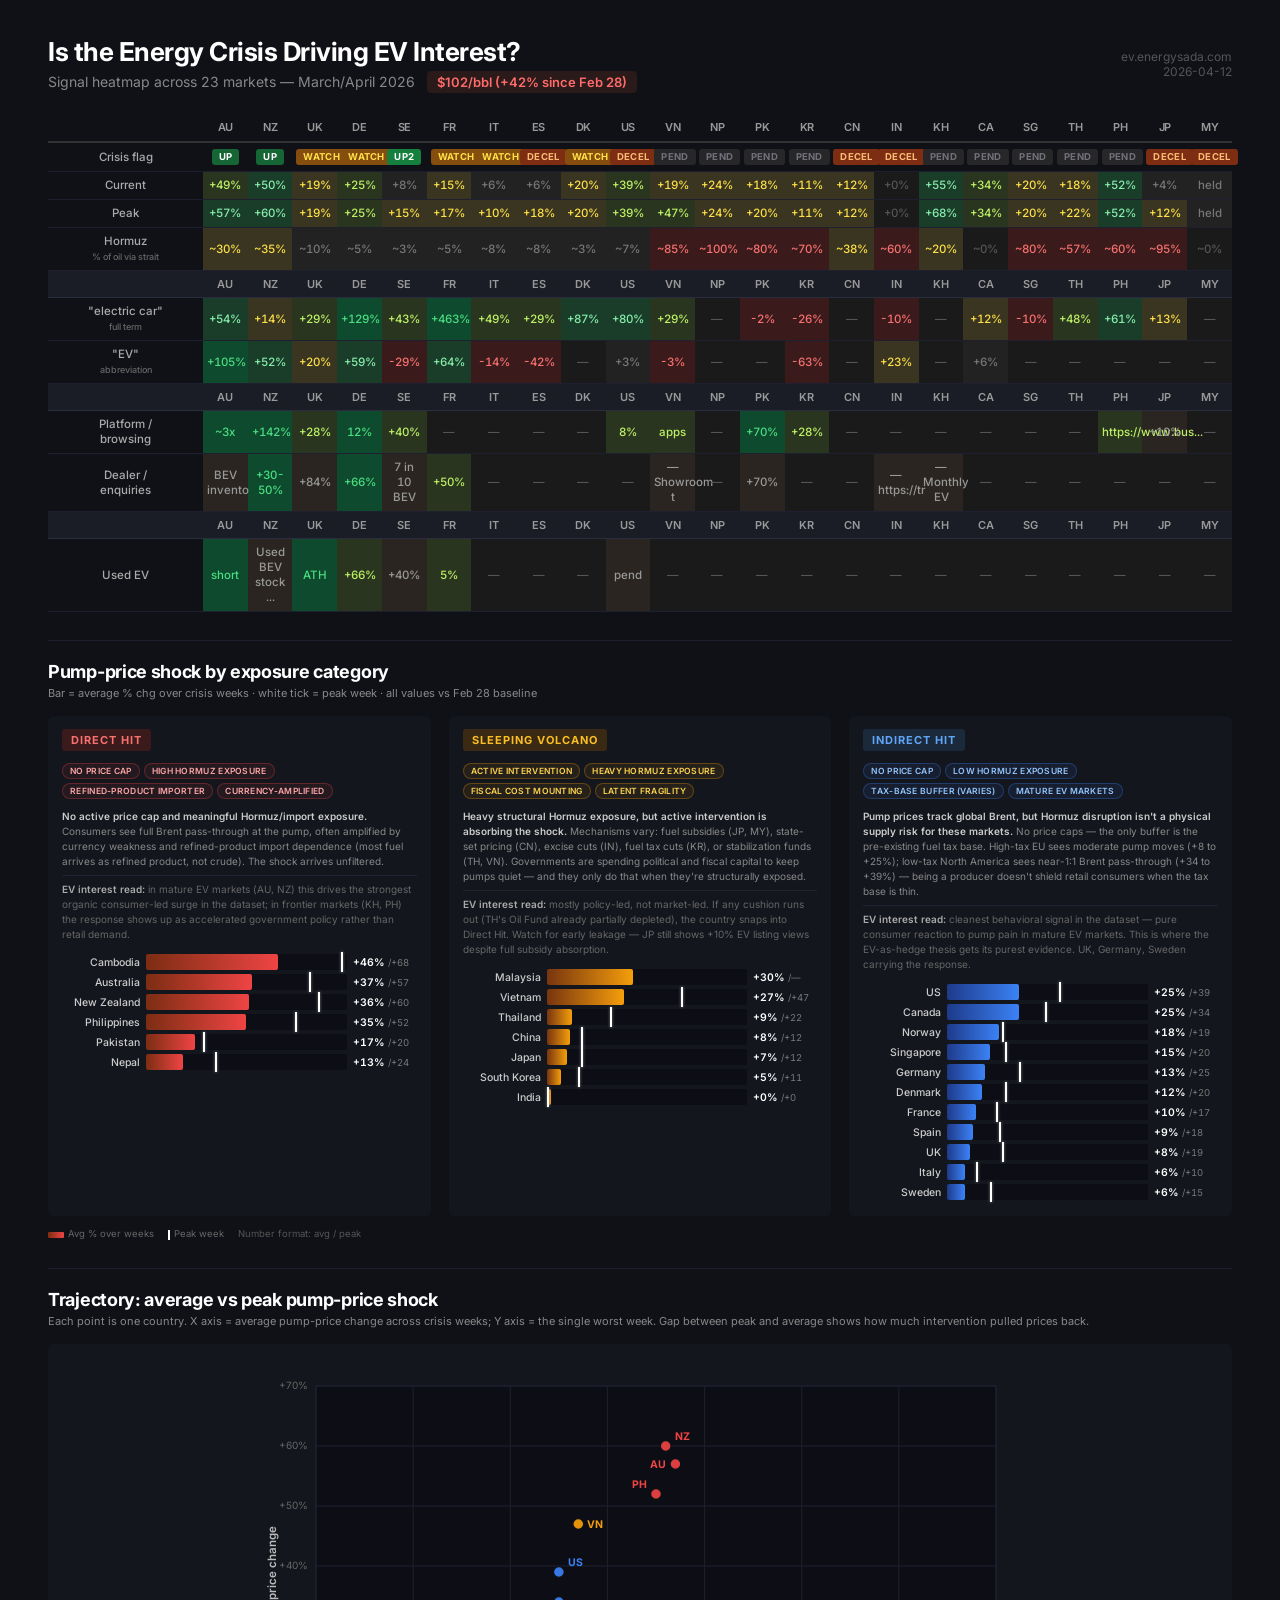
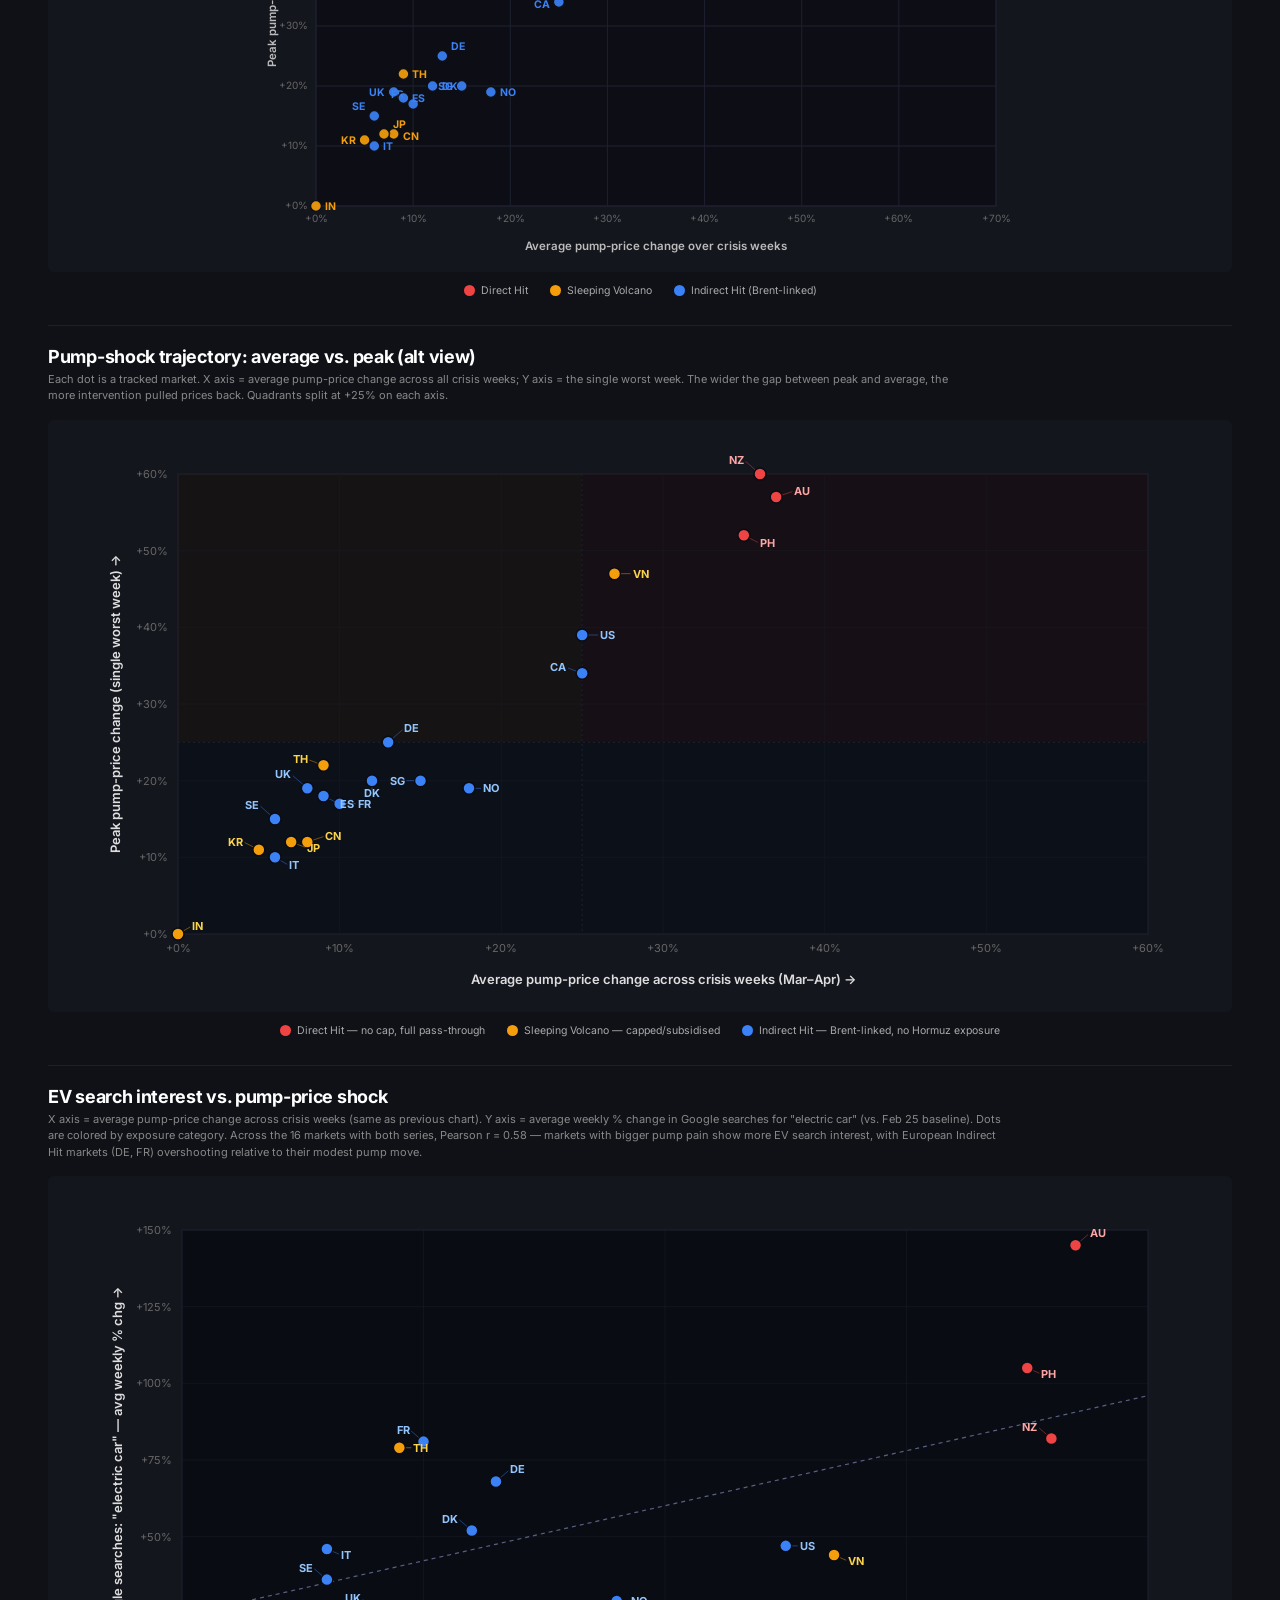
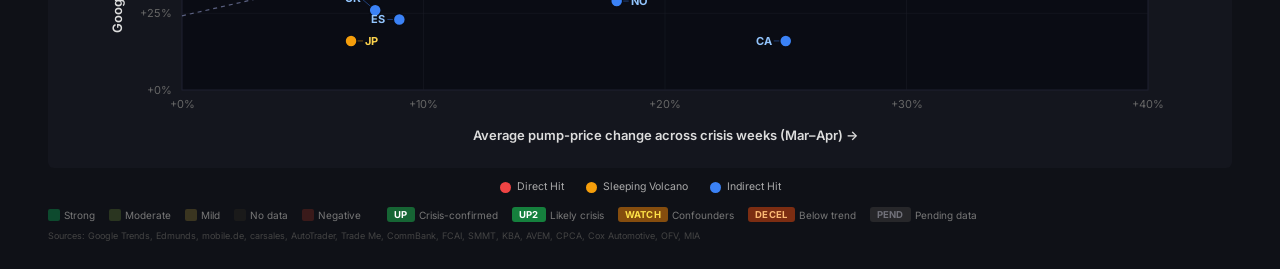
<file: slide.html>
<!DOCTYPE html>
<html lang="en">
<head>
<meta charset="UTF-8">
<meta name="viewport" content="width=1920, initial-scale=1">
<title>EV Interest Heatmap — April 2026</title>
<style>
  @import url('https://fonts.googleapis.com/css2?family=Inter:wght@400;500;600;700&display=swap');
  * { margin: 0; padding: 0; box-sizing: border-box; }
  body {
    font-family: 'Inter', -apple-system, sans-serif;
    background: #0f1117;
    color: #e0e0e0;
    min-height: 100vh;
    padding: 36px 48px 28px;
  }

  /* ── HEADER ── */
  .slide-header { display: flex; justify-content: space-between; align-items: baseline; margin-bottom: 20px; }
  .slide-title { font-size: 26px; font-weight: 700; color: #fff; letter-spacing: -0.5px; }
  .slide-subtitle { font-size: 14px; color: #888; margin-top: 4px; }
  .brent-tag { display: inline-block; background: #2a1a1a; color: #ff6b6b; font-weight: 600; font-size: 13px; padding: 3px 10px; border-radius: 4px; margin-left: 8px; }
  .slide-meta { font-size: 12px; color: #555; text-align: right; }

  /* ── TABLE ── */
  table.heatmap { width: 100%; border-collapse: collapse; font-size: 12px; table-layout: fixed; }
  table.heatmap th { padding: 7px 4px; text-align: center; font-weight: 600; font-size: 11px; color: #999; border-bottom: 2px solid #333; white-space: nowrap; }
  th.metric-col { text-align: left !important; width: 155px; padding-left: 8px !important; }
  th.c-hdr { font-size: 12.5px; color: #fff; letter-spacing: -0.3px; }

  table.heatmap td { padding: 6px 4px; text-align: center; border-bottom: 1px solid #1e2030; font-size: 11.5px; font-weight: 500; vertical-align: middle; line-height: 1.3; font-variant-numeric: tabular-nums; }
  td.ml { text-align: left; font-size: 10.5px; color: #aaa; font-weight: 500; padding-left: 8px; }

  tr.sep td { padding: 5px 0; border-bottom: 2px solid #333; font-size: 9.5px; color: #555; text-transform: uppercase; letter-spacing: 1px; font-weight: 600; }

  tr.cbar td { background: #1a1c26; padding: 6px 4px; border-top: 1px solid #2a2d3d; border-bottom: 1px solid #2a2d3d; }
  tr.cbar td.cbar-cell { color: #999; font-size: 11px; font-weight: 600; text-align: center; }

  /* ── HEAT COLORS ── */
  .h5 { background: #0d4a2e; color: #4ade80; font-weight: 700; }
  .h4 { background: #1a3d2a; color: #86efac; }
  .h3 { background: #2a3520; color: #bef264; }
  .h2 { background: #3a3520; color: #fde047; }
  .h1 { background: #222; color: #777; }
  .h0 { background: #1a1a1a; color: #555; }
  .hn { background: #3a1a1a; color: #f87171; }

  /* signal qualitative */
  .sq { background: #0d4a2e; color: #4ade80; }
  .sm { background: #2a3520; color: #bef264; }
  .sw { background: #2a2520; color: #999; }
  .sn { background: #1a1a1a; color: #555; }

  /* swing badges */
  .sb { display: inline-block; font-size: 9.5px; font-weight: 700; padding: 2px 7px; border-radius: 3px; letter-spacing: 0.3px; }
  .sb-up    { background: #166534; color: #fff; }
  .sb-up2   { background: #15803d; color: #fff; }
  .sb-watch { background: #854d0e; color: #fde047; }
  .sb-decel { background: #7c2d12; color: #fdba74; }
  .sb-na    { background: #27272a; color: #71717a; }

  /* gas shock chart */
  .gs-section { margin-top: 28px; padding-top: 20px; border-top: 1px solid #1e2030; }
  .gs-title { font-size: 18px; font-weight: 700; color: #fff; margin-bottom: 4px; letter-spacing: -0.3px; }
  .gs-sub { font-size: 11px; color: #888; margin-bottom: 16px; }
  .gs-grid { display: grid; grid-template-columns: 1fr 1fr 1fr; gap: 18px; }
  .gs-cat { background: #14161e; border-radius: 6px; padding: 12px 14px; }
  .gs-cat-hdr { font-size: 11px; font-weight: 700; text-transform: uppercase; letter-spacing: 1px; padding: 4px 9px; border-radius: 3px; display: inline-block; margin-bottom: 6px; }
  .gs-cat-direct  { background: #3a1a1a; color: #f87171; }
  .gs-cat-volcano { background: #3a2a14; color: #fbbf24; }
  .gs-cat-brent   { background: #1a2a3a; color: #60a5fa; }
  .gs-cat-desc { font-size: 10px; color: #888; margin-bottom: 12px; line-height: 1.5; }
  .gs-cat-desc b { color: #ccc; font-weight: 600; }
  .gs-cat-desc .gs-signal { display: block; margin-top: 6px; padding-top: 6px; border-top: 1px solid #1f2230; color: #666; }
  .gs-cat-desc .gs-signal b { color: #aaa; }
  .gs-tags { display: flex; flex-wrap: wrap; gap: 4px; margin-top: 6px; margin-bottom: 10px; }
  .gs-tag { font-size: 8.5px; padding: 2px 7px; border-radius: 10px; font-weight: 600; letter-spacing: 0.3px; text-transform: uppercase; border: 1px solid; }
  .gs-tag-direct  { background: rgba(239,68,68,0.08);  border-color: rgba(239,68,68,0.3);  color: #fca5a5; }
  .gs-tag-volcano { background: rgba(245,158,11,0.08); border-color: rgba(245,158,11,0.3); color: #fcd34d; }
  .gs-tag-brent   { background: rgba(59,130,246,0.08); border-color: rgba(59,130,246,0.3); color: #93c5fd; }

  /* pump scatter v2 (alt) */
  .ps-section { margin-top: 28px; padding-top: 20px; border-top: 1px solid #1e2030; }
  .ps-title { font-size: 18px; font-weight: 700; color: #fff; margin-bottom: 4px; letter-spacing: -0.3px; }
  .ps-sub { font-size: 11px; color: #888; margin-bottom: 16px; line-height: 1.5; max-width: 920px; }
  .ps-chart { background: #14161e; border-radius: 6px; padding: 18px 14px 14px; }
  .ps-legend-row { display: flex; gap: 22px; margin-top: 12px; font-size: 10.5px; color: #aaa; justify-content: center; flex-wrap: wrap; }
  .ps-legend-row .ps-ld { display: inline-block; width: 11px; height: 11px; border-radius: 50%; vertical-align: middle; margin-right: 6px; }

  /* GT vs gas scatter */
  .gt-section { margin-top: 28px; padding-top: 20px; border-top: 1px solid #1e2030; }
  .gt-title { font-size: 18px; font-weight: 700; color: #fff; margin-bottom: 4px; letter-spacing: -0.3px; }
  .gt-sub { font-size: 11px; color: #888; margin-bottom: 16px; line-height: 1.5; max-width: 960px; }
  .gt-chart { background: #14161e; border-radius: 6px; padding: 18px 14px 14px; }
  .gt-legend-row { display: flex; gap: 22px; margin-top: 12px; font-size: 10.5px; color: #aaa; justify-content: center; flex-wrap: wrap; }
  .gt-legend-row .gt-ld { display: inline-block; width: 11px; height: 11px; border-radius: 50%; vertical-align: middle; margin-right: 6px; }
  .gs-row { display: grid; grid-template-columns: 78px 1fr 64px; align-items: center; gap: 6px; margin-bottom: 4px; font-size: 10.5px; }
  .gs-country { color: #ccc; text-align: right; font-weight: 500; }
  .gs-bar-track { position: relative; height: 16px; background: #0d0e15; border-radius: 2px; overflow: visible; }
  .gs-bar-avg { position: absolute; top: 0; left: 0; height: 100%; border-radius: 2px; min-width: 2px; }
  .gs-bar-direct  { background: linear-gradient(90deg, #7c2d12, #ef4444); }
  .gs-bar-volcano { background: linear-gradient(90deg, #78350f, #f59e0b); }
  .gs-bar-brent   { background: linear-gradient(90deg, #1e3a8a, #3b82f6); }
  .gs-bar-peak-tick { position: absolute; top: -2px; bottom: -2px; width: 2px; background: #fff; box-shadow: 0 0 3px rgba(255,255,255,0.5); }
  .gs-num { color: #fff; font-weight: 600; font-variant-numeric: tabular-nums; text-align: left; font-size: 10.5px; }
  .gs-num-peak { color: #777; font-weight: 400; font-size: 9.5px; margin-left: 3px; }
  .gs-legend { font-size: 9.5px; color: #666; margin-top: 12px; display: flex; gap: 14px; align-items: center; }
  .gs-legend-bar { display: inline-block; width: 16px; height: 6px; background: linear-gradient(90deg,#7c2d12,#ef4444); border-radius: 1px; vertical-align: middle; margin-right: 4px; }
  .gs-legend-tick { display: inline-block; width: 2px; height: 10px; background: #fff; vertical-align: middle; margin-right: 4px; }

  /* footer */
  .slide-footer { margin-top: 14px; display: flex; justify-content: space-between; align-items: center; flex-wrap: wrap; gap: 8px; }
  .legend { display: flex; gap: 14px; font-size: 10px; color: #777; align-items: center; flex-wrap: wrap; }
  .legend-item { display: flex; align-items: center; gap: 4px; }
  .lsw { width: 12px; height: 12px; border-radius: 2px; display: inline-block; }
  .slide-source { font-size: 9px; color: #444; }
</style>
</head>
<body>

<div class="slide-header">
  <div>
    <div class="slide-title" id="title">Is the Energy Crisis Driving EV Interest?</div>
    <div class="slide-subtitle" id="subtitle"></div>
  </div>
  <div class="slide-meta" id="meta"></div>
</div>

<div id="grid"></div>

<div id="gas-shock"></div>

<div id="scatter"></div>

<div id="pump-scatter"></div>

<div id="gt-scatter"></div>

<div class="slide-footer">
  <div class="legend">
    <div class="legend-item"><span class="lsw" style="background:#0d4a2e"></span>Strong</div>
    <div class="legend-item"><span class="lsw" style="background:#2a3520"></span>Moderate</div>
    <div class="legend-item"><span class="lsw" style="background:#3a3520"></span>Mild</div>
    <div class="legend-item"><span class="lsw" style="background:#1a1a1a"></span>No data</div>
    <div class="legend-item"><span class="lsw" style="background:#3a1a1a"></span>Negative</div>
    <div class="legend-item" style="margin-left:12px"><span class="sb sb-up">UP</span> Crisis-confirmed</div>
    <div class="legend-item"><span class="sb sb-up2">UP2</span> Likely crisis</div>
    <div class="legend-item"><span class="sb sb-watch">WATCH</span> Confounders</div>
    <div class="legend-item"><span class="sb sb-decel">DECEL</span> Below trend</div>
    <div class="legend-item"><span class="sb sb-na">PEND</span> Pending data</div>
  </div>
  <div class="slide-source" id="sources"></div>
</div>

<script>
// Country order matches the indicators table
const SLIDE_COUNTRIES = [
  'Australia','New Zealand','UK','Germany','Sweden','France',
  'Italy','Spain','Denmark',
  'US','Vietnam','Nepal','Pakistan',
  'South Korea','China','India','Cambodia','Canada',
  'Singapore','Thailand','Philippines','Japan','Malaysia'
];

const SHORT = {
  'Australia':'AU','New Zealand':'NZ','UK':'UK','Germany':'DE','Sweden':'SE',
  'France':'FR','Italy':'IT','Spain':'ES','Denmark':'DK','Norway':'NO',
  'US':'US','Vietnam':'VN','Nepal':'NP','Pakistan':'PK',
  'South Korea':'KR','China':'CN','India':'IN','Cambodia':'KH','Canada':'CA',
  'Singapore':'SG','Thailand':'TH','Philippines':'PH','Japan':'JP','Malaysia':'MY'
};

async function init() {
  const [tracker, sales, meta] = await Promise.all([
    fetch('data/tracker.json').then(r => r.json()),
    fetch('data/sales.json').then(r => r.json()),
    fetch('data/meta.json').then(r => r.json()),
  ]);

  // Header
  document.getElementById('subtitle').innerHTML =
    `Signal heatmap across ${SLIDE_COUNTRIES.length} markets — March/April 2026 ` +
    `<span class="brent-tag">${meta.brent} (${meta.brent_change})</span>`;
  document.getElementById('meta').innerHTML = `ev.energysada.com<br>${meta.date}`;

  // Index tracker data by country
  const weekly = tracker.sections[0]; // WEEKLY VARIABLES
  const metrics = {};
  weekly.metrics.forEach(m => {
    metrics[m.label] = {};
    m.values.forEach(v => { metrics[m.label][v.country] = v.value; });
  });

  // Sales lookup
  const salesByMarket = {};
  sales.forEach(s => { salesByMarket[s.market] = s; });

  // Parse gas price current %
  function parseGasCurrent(v) {
    if (!v) return null;
    const m = v.match(/-->\s*\+?(-?\d+)%/);
    return m ? parseInt(m[1]) : null;
  }
  function parseGasPeak(v) {
    if (!v) return null;
    const m = v.match(/Peak\s*\+?(-?\d+)%/);
    return m ? parseInt(m[1]) : null;
  }
  function parseGasAvg(v) {
    if (!v) return null;
    const before = v.split('-->')[0];
    const nums = before.match(/[+-]?\d+(?=%)/g);
    if (!nums || nums.length === 0) return null;
    const ints = nums.map(n => parseInt(n));
    return Math.round(ints.reduce((a,b) => a+b, 0) / ints.length);
  }

  // Parse GT current %
  function parseGTCurrent(v) {
    if (!v) return null;
    const m = v.match(/-->\s*\+?(-?\d+)%/);
    return m ? parseInt(m[1]) : null;
  }
  function parseGTPeak(v) {
    if (!v) return null;
    const weeks = v.split('-->')[0].trim().split(/\s+/);
    let max = -Infinity;
    weeks.forEach(w => {
      const n = parseInt(w.replace('%','').replace('+',''));
      if (!isNaN(n) && n > max) max = n;
    });
    return max > -Infinity ? max : null;
  }

  // Heat class for a percentage
  function heatPct(p) {
    if (p === null || p === undefined) return 'h0';
    if (p < 0) return 'hn';
    if (p >= 100) return 'h5';
    if (p >= 50) return 'h4';
    if (p >= 25) return 'h3';
    if (p >= 10) return 'h2';
    if (p >= 1) return 'h1';
    return 'h0';
  }

  function fmtPct(p) {
    if (p === null || p === undefined) return '—';
    return (p >= 0 ? '+' : '') + p + '%';
  }

  // Find sales entry for a country
  function findSales(country) {
    // Try exact match first, then partial
    for (const s of sales) {
      if (s.market === country) return s;
      if (s.market.startsWith(country)) return s;
    }
    return null;
  }

  // Swing badge
  function swingBadge(sw) {
    if (!sw) return '<span class="sb sb-na">PEND</span>';
    const map = { up:'sb-up', up2:'sb-up2', watch:'sb-watch', decel:'sb-decel', down:'sb-decel' };
    const label = { up:'UP', up2:'UP2', watch:'WATCH', decel:'DECEL', down:'DOWN' };
    return `<span class="sb ${map[sw]||'sb-na'}">${label[sw]||sw.toUpperCase()}</span>`;
  }

  // Browsing signal shorthand
  function browsingSig(v) {
    if (!v || v === '—') return { cls:'sn', txt:'—' };
    const lower = v.toLowerCase();
    if (lower.includes('3x') || lower.includes('+142') || lower.includes('+24pp') || lower.includes('+70%') || lower.includes('+94'))
      return { cls:'sq', txt: extractShort(v) };
    if (lower.includes('+36') || lower.includes('+28') || lower.includes('+2.1pp') || lower.includes('apps') || lower.includes('+40'))
      return { cls:'sm', txt: extractShort(v) };
    if (lower.includes('+10') || lower.includes('+15'))
      return { cls:'sw', txt: extractShort(v) };
    if (v.length > 2) return { cls:'sm', txt: extractShort(v) };
    return { cls:'sn', txt:'—' };
  }

  function extractShort(v) {
    // Try to extract the key number/metric
    let m;
    m = v.match(/([~+]?\d+[xX%])/);
    if (m) return m[1];
    m = v.match(/(\+[\d.]+pp)/);
    if (m) return m[1];
    if (v.toLowerCase().includes('sensor tower')) return 'apps';
    if (v.length > 20) return v.substring(0, 15) + '...';
    return v;
  }

  // Dealer signal shorthand
  function dealerSig(country, metrics) {
    const dealer = metrics['Dealer enquiries / leads'] || {};
    const showroom = metrics['Showroom demand'] || {};
    const d = dealer[country] || '';
    const s = showroom[country] || '';
    const combined = d + ' ' + s;
    if (!combined.trim() || combined.trim() === '—') return { cls:'sn', txt:'—' };
    if (combined.includes('+66%') || combined.includes('overwhelm') || combined.includes('lots') || combined.includes('+30-50') || combined.includes('+50-60') || combined.includes('cleared'))
      return { cls:'sq', txt: extractDealerShort(combined) };
    if (combined.includes('+28') || combined.includes('+50%') || combined.includes('+85') || combined.includes('+36'))
      return { cls:'sm', txt: extractDealerShort(combined) };
    if (combined.length > 3) return { cls:'sw', txt: extractDealerShort(combined) };
    return { cls:'sn', txt:'—' };
  }

  function extractDealerShort(v) {
    if (v.includes('overwhelm')) return 'surge';
    if (v.includes('lots') && v.includes('clear')) return 'lots clr';
    let m = v.match(/([+]\d+[-]?\d*%)/);
    if (m) return m[1];
    m = v.match(/([+]\d+)/);
    if (m) return m[1] + '%';
    return v.substring(0,12);
  }

  // Used EV signal
  function usedSig(country) {
    const used = metrics['Used EV demand'] || {};
    const v = used[country] || '';
    if (!v || v === '—') return { cls:'sn', txt:'—' };
    const lower = v.toLowerCase();
    if (lower.includes('shortage') || lower.includes('empty') || lower.includes('ath') || lower.includes('surging'))
      return { cls:'sq', txt: lower.includes('ath') ? 'ATH' : lower.includes('shortage') ? 'short' : 'surge' };
    if (lower.includes('+66') || lower.includes('2x') || lower.includes('+12') || lower.includes('aramis'))
      return { cls:'sm', txt: extractShort(v) };
    if (lower.includes('pending') || lower.includes('cox')) return { cls:'sw', txt:'pend' };
    if (v.length > 3) return { cls:'sw', txt: extractShort(v) };
    return { cls:'sn', txt:'—' };
  }

  // Build table
  const cols = SLIDE_COUNTRIES;
  const countryBar = () => {
    let r = '<tr class="cbar"><td></td>';
    cols.forEach(c => { r += `<td class="cbar-cell">${SHORT[c]||c}</td>`; });
    return r + '</tr>';
  };

  let html = '<table class="heatmap"><thead><tr><th class="metric-col"></th>';
  cols.forEach(c => { html += `<th class="c-hdr">${SHORT[c]||c}</th>`; });
  html += '</tr></thead><tbody>';

  // Row: Swing flag
  html += '<tr><td class="ml">Crisis flag</td>';
  cols.forEach(c => {
    const s = findSales(c);
    html += `<td>${swingBadge(s ? s.swing : null)}</td>`;
  });
  html += '</tr>';

  const gasLabel = Object.keys(metrics).find(k => k.includes('Fuel price'));
  const gasData = metrics[gasLabel] || {};

  // Gas current
  html += '<tr><td class="ml">Current</td>';
  cols.forEach(c => {
    const v = gasData[c];
    const p = parseGasCurrent(v);
    if (v && v.includes('BUDI')) {
      html += `<td class="h1">held</td>`;
    } else {
      html += `<td class="${heatPct(p)}">${fmtPct(p)}</td>`;
    }
  });
  html += '</tr>';

  // Gas peak
  html += '<tr><td class="ml">Peak</td>';
  cols.forEach(c => {
    const v = gasData[c];
    const p = parseGasPeak(v);
    if (v && v.includes('BUDI')) {
      html += `<td class="h1">held</td>`;
    } else {
      html += `<td class="${heatPct(p)}">${fmtPct(p)}</td>`;
    }
  });
  html += '</tr>';

  // Hormuz exposure (% of oil supply via Strait of Hormuz)
  const HORMUZ_PCT = {
    'Australia': 30, 'New Zealand': 35, 'UK': 10, 'Germany': 5, 'Sweden': 3,
    'France': 5, 'Italy': 8, 'Spain': 8, 'Denmark': 3,
    'US': 7, 'Vietnam': 85, 'Nepal': 100, 'Pakistan': 80,
    'South Korea': 70, 'China': 38, 'India': 60, 'Cambodia': 20, 'Canada': 0,
    'Singapore': 80, 'Thailand': 57, 'Philippines': 60, 'Japan': 95, 'Malaysia': 0
  };
  const hormuzClass = p => {
    if (p === 0) return 'h0';
    if (p <= 15) return 'h1';
    if (p <= 40) return 'h2';
    return 'hn';
  };
  html += '<tr><td class="ml">Hormuz<br><span style="color:#666;font-size:9px">% of oil via strait</span></td>';
  cols.forEach(c => {
    const p = HORMUZ_PCT[c];
    if (p === undefined) { html += '<td class="h0">—</td>'; }
    else { html += `<td class="${hormuzClass(p)}">~${p}%</td>`; }
  });
  html += '</tr>';

  // Grey bar after fuel price trajectory + Hormuz
  html += countryBar();

  const gt1Label = Object.keys(metrics).find(k => k.includes('"electric car"'));
  const gt2Label = Object.keys(metrics).find(k => k.includes('"EV"'));
  const gt1 = metrics[gt1Label] || {};
  const gt2 = metrics[gt2Label] || {};

  // GT "electric car"
  html += '<tr><td class="ml">"electric car"<br><span style="color:#666;font-size:9px">full term</span></td>';
  cols.forEach(c => {
    const p = parseGTCurrent(gt1[c]);
    html += `<td class="${heatPct(p)}">${fmtPct(p)}</td>`;
  });
  html += '</tr>';

  // GT "EV"
  html += '<tr><td class="ml">"EV"<br><span style="color:#666;font-size:9px">abbreviation</span></td>';
  cols.forEach(c => {
    const p = parseGTCurrent(gt2[c]);
    html += `<td class="${heatPct(p)}">${fmtPct(p)}</td>`;
  });
  html += '</tr>';

  // Grey bar after google trends
  html += countryBar();

  const browseLabel = Object.keys(metrics).find(k => k.includes('Browsing'));
  const browseData = metrics[browseLabel] || {};

  // Browsing
  html += '<tr><td class="ml">Platform /<br>browsing</td>';
  cols.forEach(c => {
    const sig = browsingSig(browseData[c]);
    html += `<td class="${sig.cls}">${sig.txt}</td>`;
  });
  html += '</tr>';

  // Dealer
  html += '<tr><td class="ml">Dealer /<br>enquiries</td>';
  cols.forEach(c => {
    const sig = dealerSig(c, metrics);
    html += `<td class="${sig.cls}">${sig.txt}</td>`;
  });
  html += '</tr>';

  // Grey bar before Used EV
  html += countryBar();

  // Used EV
  html += '<tr><td class="ml">Used EV</td>';
  cols.forEach(c => {
    const sig = usedSig(c);
    html += `<td class="${sig.cls}">${sig.txt}</td>`;
  });
  html += '</tr>';

  html += '</tbody></table>';
  document.getElementById('grid').innerHTML = html;
  document.getElementById('sources').textContent = 'Sources: Google Trends, Edmunds, mobile.de, carsales, AutoTrader, Trade Me, CommBank, FCAI, SMMT, KBA, AVEM, CPCA, Cox Automotive, OFV, MIA';

  // ── GAS SHOCK BY CATEGORY ──
  const GAS_LABEL = 'Fuel price trajectory (% chg vs Feb 28, weekly)';
  const CATS = [
    {
      name: 'Direct Hit',
      cls: 'direct',
      tags: ['No price cap', 'High Hormuz exposure', 'Refined-product importer', 'Currency-amplified'],
      desc: '<b>No active price cap and meaningful Hormuz/import exposure.</b> Consumers see full Brent pass-through at the pump, often amplified by currency weakness and refined-product import dependence (most fuel arrives as refined product, not crude). The shock arrives unfiltered.<span class="gs-signal"><b>EV interest read:</b> in mature EV markets (AU, NZ) this drives the strongest organic consumer-led surge in the dataset; in frontier markets (KH, PH) the response shows up as accelerated government policy rather than retail demand.</span>',
      countries: ['Cambodia','Philippines','New Zealand','Australia','Nepal','Pakistan']
    },
    {
      name: 'Sleeping Volcano',
      cls: 'volcano',
      tags: ['Active intervention', 'Heavy Hormuz exposure', 'Fiscal cost mounting', 'Latent fragility'],
      desc: '<b>Heavy structural Hormuz exposure, but active intervention is absorbing the shock.</b> Mechanisms vary: fuel subsidies (JP, MY), state-set pricing (CN), excise cuts (IN), fuel tax cuts (KR), or stabilization funds (TH, VN). Governments are spending political and fiscal capital to keep pumps quiet — and they only do that when they\'re structurally exposed.<span class="gs-signal"><b>EV interest read:</b> mostly policy-led, not market-led. If any cushion runs out (TH\'s Oil Fund already partially depleted), the country snaps into Direct Hit. Watch for early leakage — JP still shows +10% EV listing views despite full subsidy absorption.</span>',
      countries: ['India','China','Japan','Malaysia','South Korea','Thailand','Vietnam']
    },
    {
      name: 'Indirect Hit',
      cls: 'brent',
      tags: ['No price cap', 'Low Hormuz exposure', 'Tax-base buffer (varies)', 'Mature EV markets'],
      desc: '<b>Pump prices track global Brent, but Hormuz disruption isn\'t a physical supply risk for these markets.</b> No price caps — the only buffer is the pre-existing fuel tax base. High-tax EU sees moderate pump moves (+8 to +25%); low-tax North America sees near-1:1 Brent pass-through (+34 to +39%) — being a producer doesn\'t shield retail consumers when the tax base is thin.<span class="gs-signal"><b>EV interest read:</b> cleanest behavioral signal in the dataset — pure consumer reaction to pump pain in mature EV markets. This is where the EV-as-hedge thesis gets its purest evidence. UK, Germany, Sweden carrying the response.</span>',
      countries: ['US','Canada','Germany','Singapore','UK','Denmark','France','Italy','Spain','Sweden','Norway']
    }
  ];

  // Compute per-country avg/peak and global max for scale
  let maxScale = 0;
  CATS.forEach(cat => {
    cat.rows = cat.countries.map(c => {
      const v = metrics[GAS_LABEL]?.[c];
      const avg = parseGasAvg(v);
      const peak = parseGasPeak(v);
      if (peak !== null && peak > maxScale) maxScale = peak;
      if (avg !== null && avg > maxScale) maxScale = avg;
      return { country: c, avg, peak };
    }).sort((a,b) => (b.avg ?? -999) - (a.avg ?? -999));
  });
  maxScale = Math.max(maxScale, 70);

  let gh = '<div class="gs-section">';
  gh += '<div class="gs-title">Pump-price shock by exposure category</div>';
  gh += '<div class="gs-sub">Bar = average % chg over crisis weeks · white tick = peak week · all values vs Feb 28 baseline</div>';
  gh += '<div class="gs-grid">';

  CATS.forEach(cat => {
    gh += '<div class="gs-cat">';
    gh += `<div class="gs-cat-hdr gs-cat-${cat.cls}">${cat.name}</div>`;
    gh += '<div class="gs-tags">' + cat.tags.map(t => `<span class="gs-tag gs-tag-${cat.cls}">${t}</span>`).join('') + '</div>';
    gh += `<div class="gs-cat-desc">${cat.desc}</div>`;
    cat.rows.forEach(r => {
      const avgW = r.avg !== null ? Math.max(2, (r.avg / maxScale) * 100) : 0;
      const peakL = r.peak !== null ? (r.peak / maxScale) * 100 : null;
      gh += `<div class="gs-row">
        <div class="gs-country">${r.country}</div>
        <div class="gs-bar-track">
          ${r.avg !== null ? `<div class="gs-bar-avg gs-bar-${cat.cls}" style="width:${avgW}%"></div>` : ''}
          ${peakL !== null ? `<div class="gs-bar-peak-tick" style="left:${peakL}%"></div>` : ''}
        </div>
        <div class="gs-num">${r.avg !== null ? (r.avg >= 0 ? '+' : '') + r.avg + '%' : '—'}<span class="gs-num-peak">/${r.peak !== null ? '+' + r.peak : '—'}</span></div>
      </div>`;
    });
    gh += '</div>';
  });

  gh += '</div>';
  gh += '<div class="gs-legend"><span><span class="gs-legend-bar"></span>Avg % over weeks</span><span><span class="gs-legend-tick"></span>Peak week</span><span style="color:#555">Number format: avg / peak</span></div>';
  gh += '</div>';

  document.getElementById('gas-shock').innerHTML = gh;

  // ── SCATTER: AVG vs PEAK ──
  const scatterColors = { direct: '#ef4444', volcano: '#f59e0b', brent: '#3b82f6' };
  const SCATTER_EXCLUDE = new Set(['Nepal', 'Cambodia', 'Pakistan']);
  const scatterPoints = [];
  CATS.forEach(cat => {
    cat.countries.forEach(c => {
      if (SCATTER_EXCLUDE.has(c)) return;
      const v = metrics[GAS_LABEL]?.[c];
      const avg = parseGasAvg(v);
      const peak = parseGasPeak(v);
      if (avg !== null && peak !== null) {
        scatterPoints.push({ country: c, code: SHORT[c]||c, avg, peak, cls: cat.cls, color: scatterColors[cat.cls] });
      }
    });
  });

  // Manual label offsets to handle clusters in bottom-left
  const labelOffset = {
    'IN': [9, 4],   'KR': [-9, 4],  'SE': [-9, -6],
    'JP': [9, -6],  'CN': [9, 6],   'UK': [-9, 4],
    'TH': [9, 4],   'FR': [-9, -6], 'NP': [-9, 4],
    'DE': [9, -6],  'SG': [-9, 4],  'PK': [9, 4],
    'US': [9, -6],  'CA': [-9, 6],  'VN': [9, 4],
    'PH': [-9, -6], 'NZ': [9, -6],  'AU': [-9, 4],
    'KH': [-9, -6]
  };

  const W = 760, H = 500;
  const M = { l: 56, r: 24, t: 24, b: 56 };
  const plotW = W - M.l - M.r;
  const plotH = H - M.t - M.b;
  const maxV = 70;
  const xs = v => M.l + (v / maxV) * plotW;
  const ys = v => M.t + plotH - (v / maxV) * plotH;

  let svg = `<svg viewBox="0 0 ${W} ${H}" style="width:100%;max-width:${W}px;height:auto;display:block;margin:0 auto" font-family="Inter, sans-serif">`;

  // Plot background
  svg += `<rect x="${M.l}" y="${M.t}" width="${plotW}" height="${plotH}" fill="#0d0e15" stroke="#1e2030" stroke-width="1"/>`;

  // Gridlines + axis ticks
  const ticks = [0, 10, 20, 30, 40, 50, 60, 70];
  ticks.forEach(t => {
    svg += `<line x1="${xs(t)}" y1="${M.t}" x2="${xs(t)}" y2="${M.t+plotH}" stroke="#1e2030" stroke-width="1"/>`;
    svg += `<line x1="${M.l}" y1="${ys(t)}" x2="${M.l+plotW}" y2="${ys(t)}" stroke="#1e2030" stroke-width="1"/>`;
    svg += `<text x="${xs(t)}" y="${M.t+plotH+16}" fill="#666" font-size="10" text-anchor="middle">+${t}%</text>`;
    svg += `<text x="${M.l-8}" y="${ys(t)+3}" fill="#666" font-size="10" text-anchor="end">+${t}%</text>`;
  });

  // Axis titles
  svg += `<text x="${M.l+plotW/2}" y="${H-12}" fill="#bbb" font-size="11.5" text-anchor="middle" font-weight="600">Average pump-price change over crisis weeks</text>`;
  svg += `<text x="16" y="${M.t+plotH/2}" fill="#bbb" font-size="11.5" text-anchor="middle" font-weight="600" transform="rotate(-90 16 ${M.t+plotH/2})">Peak pump-price change</text>`;

  // Points
  scatterPoints.forEach(p => {
    const cx = xs(p.avg), cy = ys(p.peak);
    svg += `<circle cx="${cx}" cy="${cy}" r="5.5" fill="${p.color}" stroke="#0f1117" stroke-width="1.5" opacity="0.92"/>`;
    const off = labelOffset[p.code] || [9, 4];
    const anchor = off[0] < 0 ? 'end' : 'start';
    svg += `<text x="${cx+off[0]}" y="${cy+off[1]}" fill="${p.color}" font-size="10.5" font-weight="700" text-anchor="${anchor}">${p.code}</text>`;
  });

  svg += '</svg>';

  let sh = '<div class="gs-section">';
  sh += '<div class="gs-title">Trajectory: average vs peak pump-price shock</div>';
  sh += '<div class="gs-sub">Each point is one country. X axis = average pump-price change across crisis weeks; Y axis = the single worst week. Gap between peak and average shows how much intervention pulled prices back.</div>';
  sh += `<div style="background:#14161e;border-radius:6px;padding:18px 14px 10px;margin-top:12px">${svg}</div>`;
  sh += '<div style="display:flex;gap:22px;margin-top:12px;font-size:10.5px;color:#aaa;justify-content:center;flex-wrap:wrap">';
  sh += '<span><span style="display:inline-block;width:11px;height:11px;border-radius:50%;background:#ef4444;vertical-align:middle;margin-right:6px"></span>Direct Hit</span>';
  sh += '<span><span style="display:inline-block;width:11px;height:11px;border-radius:50%;background:#f59e0b;vertical-align:middle;margin-right:6px"></span>Sleeping Volcano</span>';
  sh += '<span><span style="display:inline-block;width:11px;height:11px;border-radius:50%;background:#3b82f6;vertical-align:middle;margin-right:6px"></span>Indirect Hit (Brent-linked)</span>';
  sh += '</div>';
  sh += '</div>';

  document.getElementById('scatter').innerHTML = sh;

  // ── PUMP-SCATTER v2 (alternate, differentiated style) ──
  const psPoints = [];
  CATS.forEach(cat => {
    cat.countries.forEach(c => {
      if (SCATTER_EXCLUDE.has(c)) return;
      const v = metrics[GAS_LABEL]?.[c];
      const avg = parseGasAvg(v);
      const peak = parseGasPeak(v);
      if (avg !== null && peak !== null) {
        psPoints.push({ country: c, avg, peak, cls: cat.cls });
      }
    });
  });

  const psColor = {
    direct:  { fill: '#ef4444', text: '#fca5a5' },
    volcano: { fill: '#f59e0b', text: '#fcd34d' },
    brent:   { fill: '#3b82f6', text: '#93c5fd' }
  };

  const PW = 1080, PH = 560;
  const PM = { l: 78, r: 32, t: 36, b: 64 };
  const pw = PW - PM.l - PM.r;
  const ph = PH - PM.t - PM.b;
  const psMax = 60;
  const px = v => PM.l + (v / psMax) * pw;
  const py = v => PM.t + ph - (v / psMax) * ph;

  // Build SVG
  let ps = `<svg viewBox="0 0 ${PW} ${PH}" style="width:100%;max-width:${PW}px;height:auto;display:block;margin:0 auto" font-family="Inter, sans-serif">`;

  // Quadrant background zones (mid threshold = 25%)
  const midX = px(25), midY = py(25);
  // Plot frame
  ps += `<rect x="${PM.l}" y="${PM.t}" width="${pw}" height="${ph}" fill="#0a0c14" stroke="#1e2030" stroke-width="1"/>`;

  // Quadrants — flat fill
  ps += `<rect x="${midX}" y="${PM.t}" width="${PM.l+pw-midX}" height="${midY-PM.t}" fill="#3a1a1a" fill-opacity="0.25"/>`;
  ps += `<rect x="${PM.l}" y="${PM.t}" width="${midX-PM.l}" height="${midY-PM.t}" fill="#3a2a14" fill-opacity="0.25"/>`;
  ps += `<rect x="${PM.l}" y="${midY}" width="${pw}" height="${PM.t+ph-midY}" fill="#1a2a3a" fill-opacity="0.12"/>`;

  // Quadrant divider lines
  ps += `<line x1="${midX}" y1="${PM.t}" x2="${midX}" y2="${PM.t+ph}" stroke="#1e2030" stroke-width="1" stroke-dasharray="2,3"/>`;
  ps += `<line x1="${PM.l}" y1="${midY}" x2="${PM.l+pw}" y2="${midY}" stroke="#1e2030" stroke-width="1" stroke-dasharray="2,3"/>`;

  // Gridlines + ticks
  const psTicks = [0, 10, 20, 30, 40, 50, 60];
  psTicks.forEach(t => {
    if (t > 0 && t < psMax) {
      ps += `<line x1="${px(t)}" y1="${PM.t}" x2="${px(t)}" y2="${PM.t+ph}" stroke="#1a1c26" stroke-width="0.5"/>`;
      ps += `<line x1="${PM.l}" y1="${py(t)}" x2="${PM.l+pw}" y2="${py(t)}" stroke="#1a1c26" stroke-width="0.5"/>`;
    }
    ps += `<text x="${px(t)}" y="${PM.t+ph+18}" fill="#666" font-size="11" text-anchor="middle" font-variant-numeric="tabular-nums">+${t}%</text>`;
    ps += `<text x="${PM.l-10}" y="${py(t)+4}" fill="#666" font-size="11" text-anchor="end" font-variant-numeric="tabular-nums">+${t}%</text>`;
  });


  // Axis titles
  ps += `<text x="${PM.l+pw/2}" y="${PH-14}" fill="#ddd" font-size="13" text-anchor="middle" font-weight="600">Average pump-price change across crisis weeks (Mar–Apr) →</text>`;
  ps += `<text x="20" y="${PM.t+ph/2}" fill="#ddd" font-size="13" text-anchor="middle" font-weight="600" transform="rotate(-90 20 ${PM.t+ph/2})">Peak pump-price change (single worst week) →</text>`;

  // Hand-tuned label offsets (dx, dy, anchor) — tuned against the actual
  // coordinates to push labels out of the dense bottom-left cluster.
  const psLabelOffset = {
    'IN': [14,  -4, 'start'],
    'KR': [-16, -4, 'end'],
    'IT': [14,  12, 'start'],
    'SE': [-16, -10,'end'],
    'JP': [16,  10, 'start'],
    'CN': [18,  -2, 'start'],
    'UK': [-16, -10,'end'],
    'ES': [16,  12, 'start'],
    'TH': [-16, -2, 'end'],
    'FR': [18,   4, 'start'],
    'DK': [0,   16, 'middle'],
    'NP': [-16, -10,'end'],
    'DE': [16,  -10,'start'],
    'SG': [-16,  4, 'end'],
    'PK': [18,   4, 'start'],
    'CA': [-16, -2, 'end'],
    'US': [18,   4, 'start'],
    'VN': [18,   4, 'start'],
    'PH': [16,  12, 'start'],
    'NZ': [-16, -10,'end'],
    'AU': [18,  -2, 'start'],
    'KH': [-16, 12, 'end'],
    'MY': [18,   4, 'start']
  };

  const psSorted = [...psPoints].sort((a,b) => (a.peak ?? 0) - (b.peak ?? 0));

  // Draw dots first, then leader lines + labels on top
  psSorted.forEach(p => {
    const cx = px(p.avg), cy = py(p.peak);
    const col = psColor[p.cls];
    ps += `<circle cx="${cx}" cy="${cy}" r="6" fill="${col.fill}" stroke="#0a0c14" stroke-width="1.5"/>`;
  });

  psSorted.forEach(p => {
    const cx = px(p.avg), cy = py(p.peak);
    const col = psColor[p.cls];
    const code = SHORT[p.country] || p.country;
    const off = psLabelOffset[code] || [14, 4, 'start'];
    const lx = cx + off[0], ly = cy + off[1];
    // Leader line from dot edge to label anchor point
    const dx = lx - cx, dy = (ly - 4) - cy;
    const dist = Math.sqrt(dx*dx + dy*dy) || 1;
    const sx = cx + (dx/dist) * 6.5;
    const sy = cy + (dy/dist) * 6.5;
    const ex = lx - (dx/dist) * 2;
    const ey = (ly - 4) - (dy/dist) * 2;
    ps += `<line x1="${sx}" y1="${sy}" x2="${ex}" y2="${ey}" stroke="${col.fill}" stroke-width="0.8" stroke-opacity="0.55"/>`;
    ps += `<text x="${lx}" y="${ly}" fill="${col.text}" font-size="11" font-weight="700" text-anchor="${off[2]}">${code}</text>`;
  });

  ps += '</svg>';

  let psHTML = '<div class="ps-section">';
  psHTML += '<div class="ps-title">Pump-shock trajectory: average vs. peak (alt view)</div>';
  psHTML += '<div class="ps-sub">Each dot is a tracked market. X axis = average pump-price change across all crisis weeks; Y axis = the single worst week. The wider the gap between peak and average, the more intervention pulled prices back. Quadrants split at +25% on each axis.</div>';
  psHTML += `<div class="ps-chart">${ps}</div>`;
  psHTML += '<div class="ps-legend-row">';
  psHTML += '<span><span class="ps-ld" style="background:#ef4444"></span>Direct Hit — no cap, full pass-through</span>';
  psHTML += '<span><span class="ps-ld" style="background:#f59e0b"></span>Sleeping Volcano — capped/subsidised</span>';
  psHTML += '<span><span class="ps-ld" style="background:#3b82f6"></span>Indirect Hit — Brent-linked, no Hormuz exposure</span>';
  psHTML += '</div>';
  psHTML += '</div>';

  document.getElementById('pump-scatter').innerHTML = psHTML;

  // ── GT-vs-GAS SCATTER: "electric car" Google Trends vs pump-price avg ──
  const GT_LABEL = 'Google: "electric car" (weekly % chg since Feb 28)';
  const gtMetricRow = weekly.metrics.find(m => m.label === GT_LABEL);
  const gtByCountry = {};
  if (gtMetricRow) {
    gtMetricRow.values.forEach(v => { gtByCountry[v.country] = v.value; });
  }

  const GT_EXCLUDE = new Set([...SCATTER_EXCLUDE, 'South Korea', 'India', 'Singapore']);
  const gtPoints = [];
  CATS.forEach(cat => {
    cat.countries.forEach(c => {
      if (GT_EXCLUDE.has(c)) return;
      const gasV = metrics[GAS_LABEL]?.[c];
      const gtV = gtByCountry[c];
      const gasAvg = parseGasAvg(gasV);
      const gtAvg = parseGasAvg(gtV); // reuse weekly-% parser
      if (gasAvg !== null && gtAvg !== null) {
        gtPoints.push({ country: c, gas: gasAvg, gt: gtAvg, cls: cat.cls });
      }
    });
  });

  // Compute Pearson r for the caption
  function pearsonR(pts) {
    const n = pts.length; if (n < 2) return 0;
    const mx = pts.reduce((s,p) => s+p.gas, 0) / n;
    const my = pts.reduce((s,p) => s+p.gt, 0) / n;
    let num = 0, dx = 0, dy = 0;
    pts.forEach(p => {
      const a = p.gas - mx, b = p.gt - my;
      num += a*b; dx += a*a; dy += b*b;
    });
    return num / Math.sqrt(dx*dy);
  }
  const rVal = pearsonR(gtPoints);

  const gtColor = {
    direct:  { fill: '#ef4444', text: '#fca5a5' },
    volcano: { fill: '#f59e0b', text: '#fcd34d' },
    brent:   { fill: '#3b82f6', text: '#93c5fd' }
  };

  const GW = 1080, GH = 560;
  const GM = { l: 82, r: 32, t: 36, b: 64 };
  const gw = GW - GM.l - GM.r;
  const gh2 = GH - GM.t - GM.b;
  const gxMax = 40;   // gas avg max
  const gyMax = 150;  // GT avg max
  const gx = v => GM.l + (v / gxMax) * gw;
  const gy = v => GM.t + gh2 - (v / gyMax) * gh2;

  let g = `<svg viewBox="0 0 ${GW} ${GH}" style="width:100%;max-width:${GW}px;height:auto;display:block;margin:0 auto" font-family="Inter, sans-serif">`;
  g += `<rect x="${GM.l}" y="${GM.t}" width="${gw}" height="${gh2}" fill="#0a0c14" stroke="#1e2030" stroke-width="1"/>`;

  // Gridlines + ticks
  const gxTicks = [0, 10, 20, 30, 40];
  const gyTicks = [0, 25, 50, 75, 100, 125, 150];
  gxTicks.forEach(t => {
    if (t > 0 && t < gxMax) {
      g += `<line x1="${gx(t)}" y1="${GM.t}" x2="${gx(t)}" y2="${GM.t+gh2}" stroke="#1a1c26" stroke-width="0.5"/>`;
    }
    g += `<text x="${gx(t)}" y="${GM.t+gh2+18}" fill="#666" font-size="11" text-anchor="middle" font-variant-numeric="tabular-nums">+${t}%</text>`;
  });
  gyTicks.forEach(t => {
    if (t > 0 && t < gyMax) {
      g += `<line x1="${GM.l}" y1="${gy(t)}" x2="${GM.l+gw}" y2="${gy(t)}" stroke="#1a1c26" stroke-width="0.5"/>`;
    }
    g += `<text x="${GM.l-10}" y="${gy(t)+4}" fill="#666" font-size="11" text-anchor="end" font-variant-numeric="tabular-nums">+${t}%</text>`;
  });

  // Axis titles
  g += `<text x="${GM.l+gw/2}" y="${GH-14}" fill="#ddd" font-size="13" text-anchor="middle" font-weight="600">Average pump-price change across crisis weeks (Mar–Apr) →</text>`;
  g += `<text x="22" y="${GM.t+gh2/2}" fill="#ddd" font-size="13" text-anchor="middle" font-weight="600" transform="rotate(-90 22 ${GM.t+gh2/2})">Google searches: "electric car" — avg weekly % chg →</text>`;

  // OLS regression line (least-squares) across all plotted points
  if (gtPoints.length > 1) {
    const n = gtPoints.length;
    const mx = gtPoints.reduce((s,p)=>s+p.gas,0)/n;
    const my = gtPoints.reduce((s,p)=>s+p.gt,0)/n;
    let num = 0, den = 0;
    gtPoints.forEach(p => { num += (p.gas-mx)*(p.gt-my); den += (p.gas-mx)**2; });
    const slope = num/den, intercept = my - slope*mx;
    const y0 = intercept, y1 = slope*gxMax + intercept;
    const yc0 = Math.max(0, Math.min(gyMax, y0));
    const yc1 = Math.max(0, Math.min(gyMax, y1));
    const x0 = y0 === yc0 ? 0 : (yc0 - intercept)/slope;
    const x1 = y1 === yc1 ? gxMax : (yc1 - intercept)/slope;
    g += `<line x1="${gx(x0)}" y1="${gy(yc0)}" x2="${gx(x1)}" y2="${gy(yc1)}" stroke="#5a6080" stroke-width="1.2" stroke-dasharray="4,4"/>`;
  }

  // Label offsets (keyed by ISO code)
  const gtLabelOffset = {
    'IN': [14,  -4, 'start'],
    'KR': [14,   4, 'start'],
    'SE': [-14, -8, 'end'],
    'IT': [14,  10, 'start'],
    'ES': [-14,  4, 'end'],
    'UK': [-14, -8, 'end'],
    'FR': [-14, -8, 'end'],
    'DE': [14,  -8, 'start'],
    'US': [14,   4, 'start'],
    'CA': [-14,  4, 'end'],
    'VN': [14,  10, 'start'],
    'NZ': [-14, -8, 'end'],
    'AU': [14,  -8, 'start'],
    'JP': [14,   4, 'start'],
    'CN': [-14,  4, 'end'],
    'TH': [14,   4, 'start'],
    'MY': [-14,  4, 'end'],
    'PH': [14,  10, 'start'],
    'SG': [14,   4, 'start'],
    'DK': [-14, -8, 'end']
  };

  // Draw dots first, labels+leaders on top
  gtPoints.forEach(p => {
    const cx = gx(p.gas), cy = gy(p.gt);
    const col = gtColor[p.cls];
    g += `<circle cx="${cx}" cy="${cy}" r="6" fill="${col.fill}" stroke="#0a0c14" stroke-width="1.5"/>`;
  });
  gtPoints.forEach(p => {
    const cx = gx(p.gas), cy = gy(p.gt);
    const col = gtColor[p.cls];
    const code = SHORT[p.country] || p.country;
    const off = gtLabelOffset[code] || [14, 4, 'start'];
    const lx = cx + off[0], ly = cy + off[1];
    const ddx = lx - cx, ddy = (ly - 4) - cy;
    const dist = Math.sqrt(ddx*ddx + ddy*ddy) || 1;
    const sx = cx + (ddx/dist)*6.5;
    const sy = cy + (ddy/dist)*6.5;
    const ex = lx - (ddx/dist)*2;
    const ey = (ly - 4) - (ddy/dist)*2;
    g += `<line x1="${sx}" y1="${sy}" x2="${ex}" y2="${ey}" stroke="${col.fill}" stroke-width="0.8" stroke-opacity="0.55"/>`;
    g += `<text x="${lx}" y="${ly}" fill="${col.text}" font-size="11" font-weight="700" text-anchor="${off[2]}">${code}</text>`;
  });

  g += '</svg>';

  const rStr = rVal.toFixed(2);
  let gtHTML = '<div class="gt-section">';
  gtHTML += '<div class="gt-title">EV search interest vs. pump-price shock</div>';
  gtHTML += `<div class="gt-sub">X axis = average pump-price change across crisis weeks (same as previous chart). Y axis = average weekly % change in Google searches for "electric car" (vs. Feb 25 baseline). Dots are colored by exposure category. Across the ${gtPoints.length} markets with both series, Pearson r = ${rStr} — markets with bigger pump pain show more EV search interest, with European Indirect Hit markets (DE, FR) overshooting relative to their modest pump move.</div>`;
  gtHTML += `<div class="gt-chart">${g}</div>`;
  gtHTML += '<div class="gt-legend-row">';
  gtHTML += '<span><span class="gt-ld" style="background:#ef4444"></span>Direct Hit</span>';
  gtHTML += '<span><span class="gt-ld" style="background:#f59e0b"></span>Sleeping Volcano</span>';
  gtHTML += '<span><span class="gt-ld" style="background:#3b82f6"></span>Indirect Hit</span>';
  gtHTML += '</div>';
  gtHTML += '</div>';

  document.getElementById('gt-scatter').innerHTML = gtHTML;
}

init();
</script>
</body>
</html>
</file>
